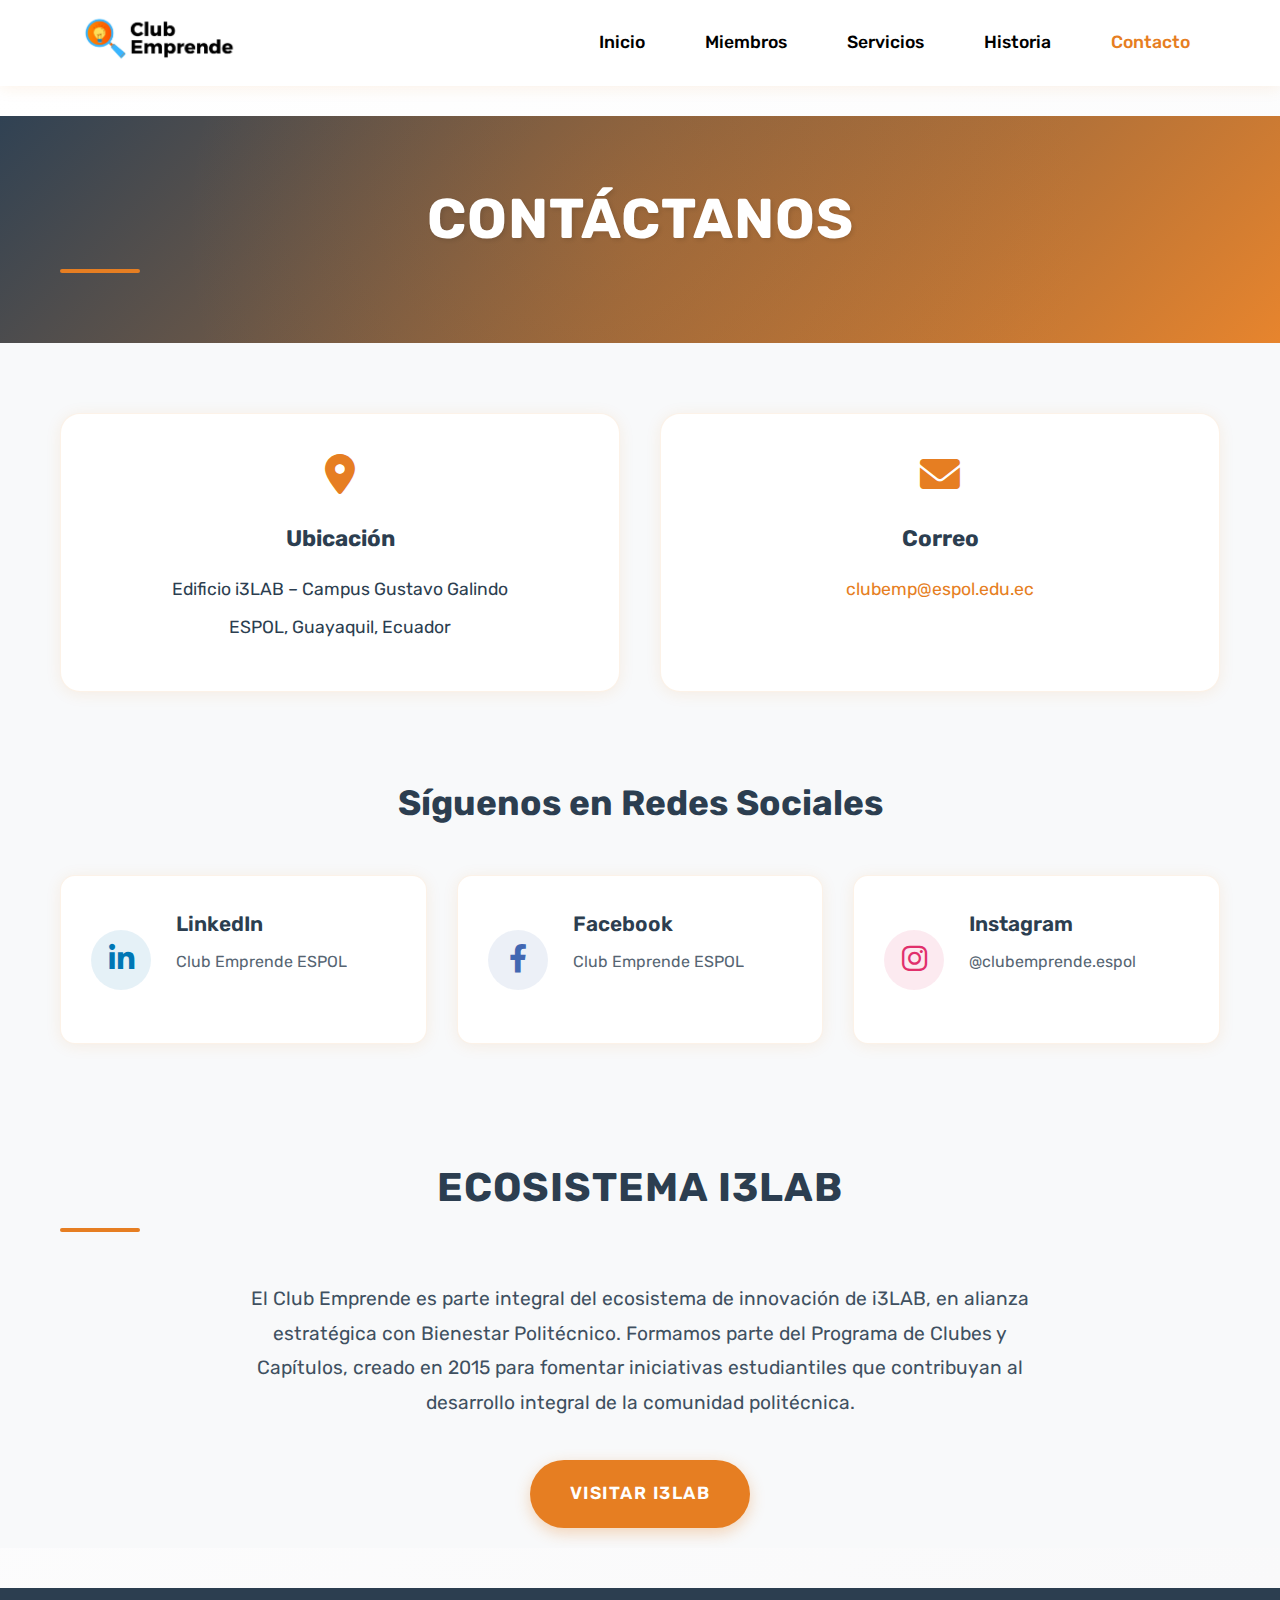
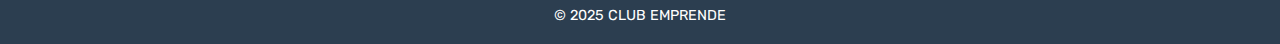
<file: contact.html>
<!DOCTYPE html>
<html lang="es">
<head>
    <meta charset="UTF-8">
    <meta name="viewport" content="width=device-width, initial-scale=1.0">
    <title>Contact - CLUB EMPRENDE</title>
    <link rel="stylesheet" href="styles.css">
    <link rel="stylesheet" href="https://cdnjs.cloudflare.com/ajax/libs/font-awesome/6.0.0/css/all.min.css">
</head>
<body>
    <header>
        <div class="container">
            <nav>
                <div class="logo">
                    <a href="index.html">
                        <img src="logo.webp" alt="CLUB EMPRENDE Logo" class="logo-img">
                    </a>
                </div>
                <ul class="nav-links">
                    <li><a href="index.html">Inicio</a></li>
                    <li><a href="members.html">Miembros</a></li>
                    <li><a href="services.html">Servicios</a></li>
                    <li><a href="history.html">Historia</a></li>
                    <li><a href="contact.html" class="active">Contacto</a></li>
                </ul>
            </nav>
        </div>
    </header>    <main class="contact-page">
        <!-- Contact Hero Section -->        <section class="contact-hero">
            <div class="container">
                <h1 class="section-title">Contáctanos</h1>
            </div>
        </section>

        <!-- Contact Information Section -->
        <section class="main-section">
            <div class="container">                <div class="contact-grid">
                    <div class="contact-card">
                        <i class="fas fa-map-marker-alt contact-icon"></i>
                        <h3>Ubicación</h3>
                        <p>Edificio i3LAB – Campus Gustavo Galindo</p>
                        <p>ESPOL, Guayaquil, Ecuador</p>
                    </div>

                    <div class="contact-card">
                        <i class="fas fa-envelope contact-icon"></i>
                        <h3>Correo</h3>
                        <p><a href="mailto:clubemp@espol.edu.ec" class="email-link">clubemp@espol.edu.ec</a></p>
                    </div>
                </div>

                <!-- Social Media Section -->
                <div class="social-media-section">
                    <h2>Síguenos en Redes Sociales</h2>
                    <div class="social-grid">
                        <a href="https://www.linkedin.com/company/club-emprende-espol/" target="_blank" class="social-card linkedin">
                            <div class="social-icon-wrapper">
                                <i class="fab fa-linkedin-in"></i>
                            </div>
                            <div class="social-content">
                                <h3>LinkedIn</h3>
                                <p>Club Emprende ESPOL</p>
                                <span class="social-cta">Síguenos <i class="fas fa-arrow-right"></i></span>
                            </div>
                        </a>

                        <a href="https://www.facebook.com/profile.php?id=61565424513597" target="_blank" class="social-card facebook">
                            <div class="social-icon-wrapper">
                                <i class="fab fa-facebook-f"></i>
                            </div>
                            <div class="social-content">
                                <h3>Facebook</h3>
                                <p>Club Emprende ESPOL</p>
                                <span class="social-cta">Síguenos <i class="fas fa-arrow-right"></i></span>
                            </div>
                        </a>

                        <a href="https://www.instagram.com/clubemprende.espol" target="_blank" class="social-card instagram">
                            <div class="social-icon-wrapper">
                                <i class="fab fa-instagram"></i>
                            </div>
                            <div class="social-content">
                                <h3>Instagram</h3>
                                <p>@clubemprende.espol</p>
                                <span class="social-cta">Síguenos <i class="fas fa-arrow-right"></i></span>
                            </div>
                        </a>
                    </div>
                </div>
            </div>
        </section>

        <!-- Ecosystem Section -->
        <section class="ecosystem-section main-section">
            <div class="container">
                <h2 class="section-title">Ecosistema i3LAB</h2>
                <div class="ecosystem-content">
                    <div class="ecosystem-info">
                        <p class="ecosystem-description">El Club Emprende es parte integral del ecosistema de innovación de i3LAB, en alianza estratégica con Bienestar Politécnico. Formamos parte del Programa de Clubes y Capítulos, creado en 2015 para fomentar iniciativas estudiantiles que contribuyan al desarrollo integral de la comunidad politécnica.</p>
                        <a href="http://www.i3lab.org" target="_blank" class="btn btn-primary">Visitar i3LAB</a>
                    </div>
                </div>
            </div>
        </section>
    </main>
    <footer>
        <div class="container">
            <p>© 2025 CLUB EMPRENDE</p>
        </div>
    </footer></body>
</html>
</file>
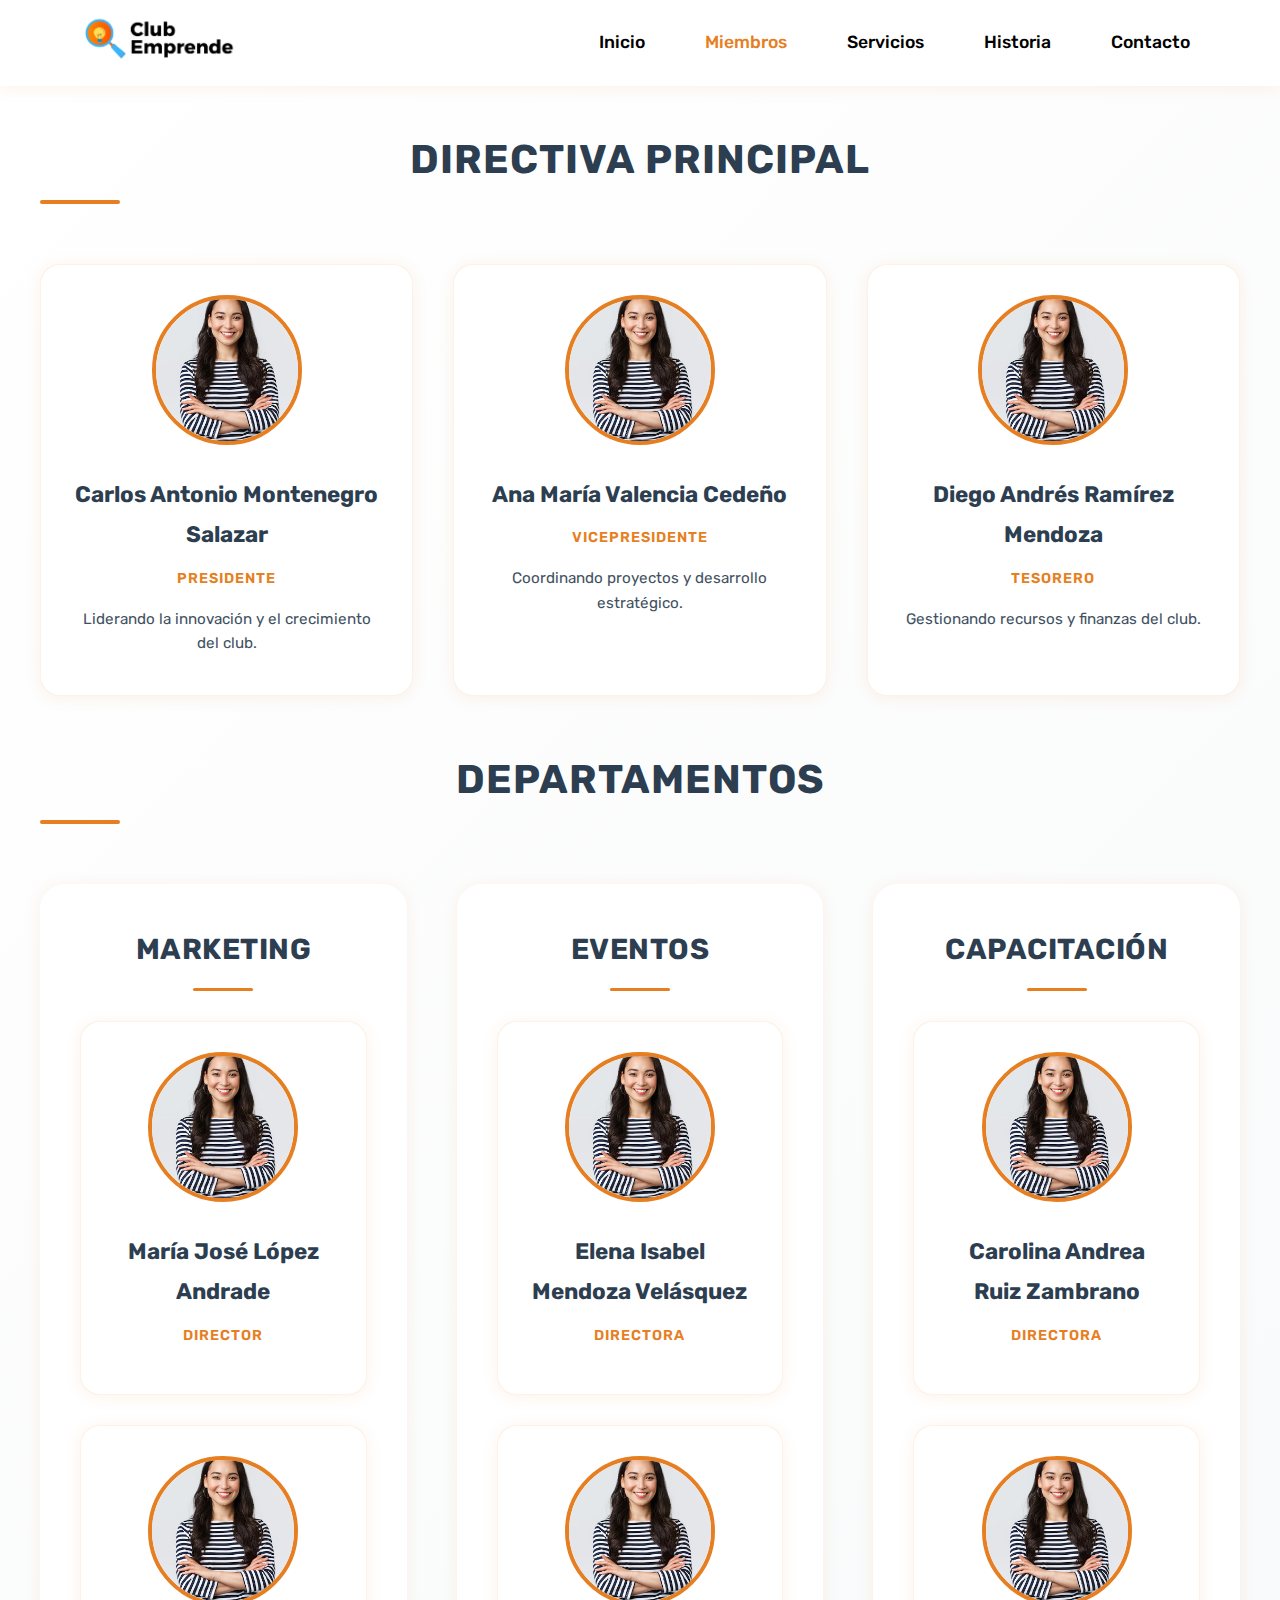
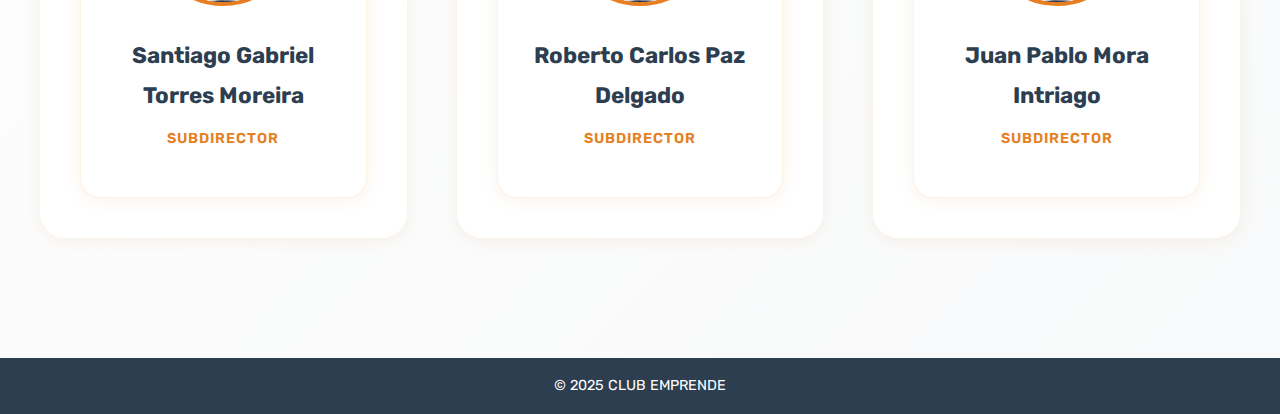
<file: members.html>
<!DOCTYPE html>
<html lang="es">
<head>
    <meta charset="UTF-8">
    <meta name="viewport" content="width=device-width, initial-scale=1.0">
    <title>Miembros - CLUB EMPRENDE</title>
    <link rel="stylesheet" href="styles.css">
    <link rel="stylesheet" href="https://cdnjs.cloudflare.com/ajax/libs/font-awesome/6.0.0/css/all.min.css">
</head>
<body>
    <header>
        <div class="container">
            <nav>
                <div class="logo">
                    <a href="index.html">
                        <img src="logo.webp" alt="CLUB EMPRENDE Logo" class="logo-img">
                    </a>
                </div>
                <ul class="nav-links">
                    <li><a href="index.html">Inicio</a></li>
                    <li><a href="members.html" class="active">Miembros</a></li>
                    <li><a href="services.html">Servicios</a></li>
                    <li><a href="history.html">Historia</a></li>
                    <li><a href="contact.html">Contacto</a></li>
                </ul>
            </nav>
        </div>
    </header>
    <main class="members-page">
        <div class="container">
            <h1 class="section-title">Directiva Principal</h1>
            
            <div class="leadership-grid">
                <div class="member-card">
                    <div class="member-photo">
                        <img src="person.png" alt="Carlos Antonio Montenegro Salazar">
                    </div>
                    <div class="member-info">
                        <h3>Carlos Antonio Montenegro Salazar</h3>
                        <span class="position">Presidente</span>
                        <p>Liderando la innovación y el crecimiento del club.</p>
                    </div>
                </div>

                <div class="member-card">
                    <div class="member-photo">
                        <img src="person.png" alt="Ana María Valencia Cedeño">
                    </div>
                    <div class="member-info">
                        <h3>Ana María Valencia Cedeño</h3>
                        <span class="position">Vicepresidente</span>
                        <p>Coordinando proyectos y desarrollo estratégico.</p>
                    </div>
                </div>

                <div class="member-card">
                    <div class="member-photo">
                        <img src="person.png" alt="Diego Andrés Ramírez Mendoza">
                    </div>
                    <div class="member-info">
                        <h3>Diego Andrés Ramírez Mendoza</h3>
                        <span class="position">Tesorero</span>
                        <p>Gestionando recursos y finanzas del club.</p>
                    </div>
                </div>
            </div>

            <h2 class="section-title">Departamentos</h2>
            
            <div class="departments-grid">
                <!-- Departamento de Marketing -->
                <div class="department-section">
                    <h3 class="department-title">Marketing</h3>
                    <div class="department-members">
                        <div class="member-card">
                            <div class="member-photo">
                                <img src="person.png" alt="María José López Andrade">
                            </div>
                            <div class="member-info">
                                <h4>María José López Andrade</h4>
                                <span class="position">Director</span>
                            </div>
                        </div>
                        <div class="member-card">
                            <div class="member-photo">
                                <img src="person.png" alt="Santiago Gabriel Torres Moreira">
                            </div>
                            <div class="member-info">
                                <h4>Santiago Gabriel Torres Moreira</h4>
                                <span class="position">Subdirector</span>
                            </div>
                        </div>
                    </div>
                </div>

                <!-- Departamento de Eventos -->
                <div class="department-section">
                    <h3 class="department-title">Eventos</h3>
                    <div class="department-members">
                        <div class="member-card">
                            <div class="member-photo">
                                <img src="person.png" alt="Elena Isabel Mendoza Velásquez">
                            </div>
                            <div class="member-info">
                                <h4>Elena Isabel Mendoza Velásquez</h4>
                                <span class="position">Directora</span>
                            </div>
                        </div>
                        <div class="member-card">
                            <div class="member-photo">
                                <img src="person.png" alt="Roberto Carlos Paz Delgado">
                            </div>
                            <div class="member-info">
                                <h4>Roberto Carlos Paz Delgado</h4>
                                <span class="position">Subdirector</span>
                            </div>
                        </div>
                    </div>
                </div>

                <!-- Departamento de Capacitación -->
                <div class="department-section">
                    <h3 class="department-title">Capacitación</h3>
                    <div class="department-members">
                        <div class="member-card">
                            <div class="member-photo">
                                <img src="person.png" alt="Carolina Andrea Ruiz Zambrano">
                            </div>
                            <div class="member-info">
                                <h4>Carolina Andrea Ruiz Zambrano</h4>
                                <span class="position">Directora</span>
                            </div>
                        </div>
                        <div class="member-card">
                            <div class="member-photo">
                                <img src="person.png" alt="Juan Pablo Mora Intriago">
                            </div>
                            <div class="member-info">
                                <h4>Juan Pablo Mora Intriago</h4>
                                <span class="position">Subdirector</span>
                            </div>
                        </div>
                    </div>
                </div>
            </div>
        </div>
    </main>
    <footer>
        <div class="container">
            <p>© 2025 CLUB EMPRENDE</p>
        </div>
    </footer></body>
</html>
</file>
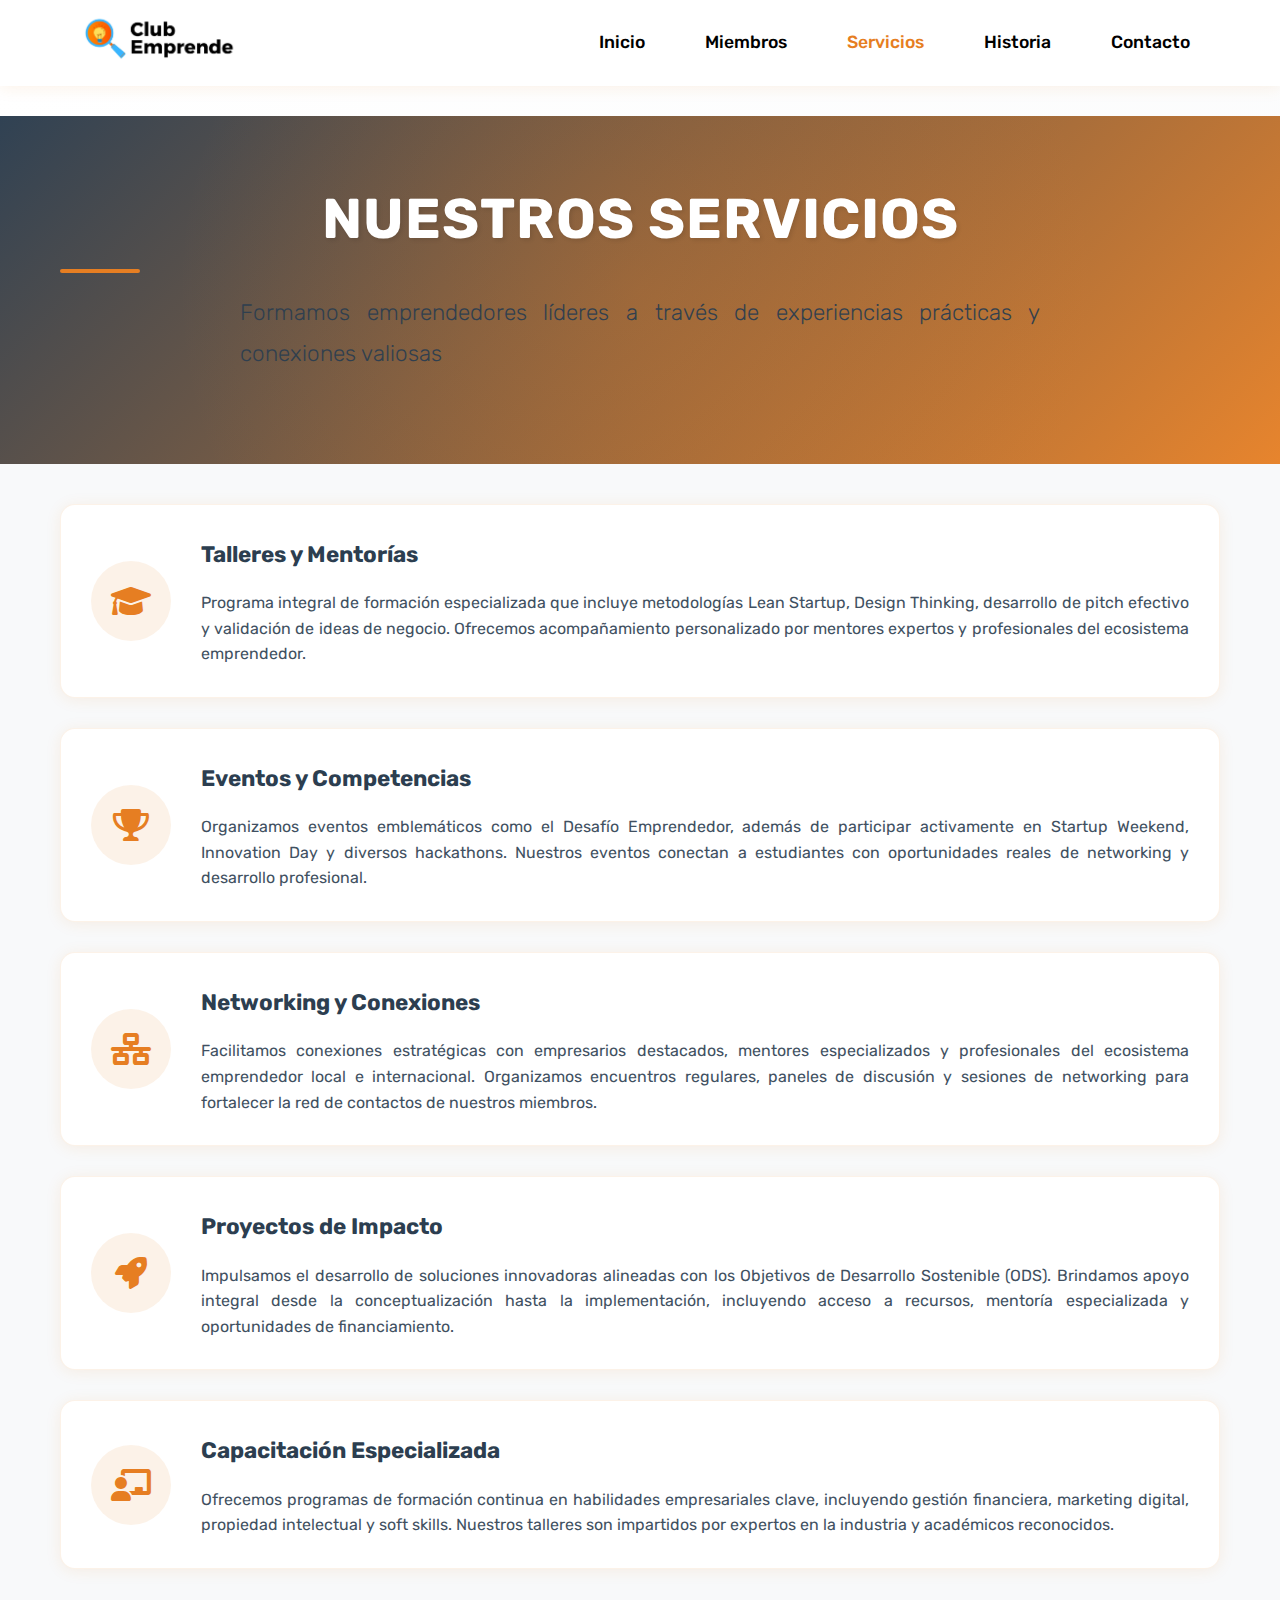
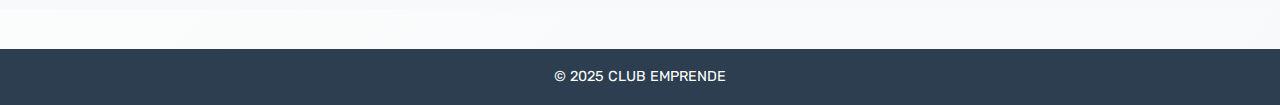
<file: services.html>
<!DOCTYPE html>
<html lang="es">
<head>
    <meta charset="UTF-8">
    <meta name="viewport" content="width=device-width, initial-scale=1.0">
    <title>Services - CLUB EMPRENDE</title>
    <link rel="stylesheet" href="styles.css">
    <link rel="stylesheet" href="https://cdnjs.cloudflare.com/ajax/libs/font-awesome/6.0.0/css/all.min.css">
</head>
<body>
    <header>
        <div class="container">
            <nav>
                <div class="logo">
                    <a href="index.html">
                        <img src="logo.webp" alt="CLUB EMPRENDE Logo" class="logo-img">
                    </a>
                </div>
                <ul class="nav-links">
                    <li><a href="index.html">Inicio</a></li>
                    <li><a href="members.html">Miembros</a></li>
                    <li><a href="services.html" class="active">Servicios</a></li>
                    <li><a href="history.html">Historia</a></li>
                    <li><a href="contact.html">Contacto</a></li>
                </ul>
            </nav>
        </div>
    </header>    <main class="services-page">
        <!-- Hero Section -->
        <section class="services-hero">
            <div class="container">
                <h1 class="section-title">Nuestros Servicios</h1>
                <p class="section-description">Formamos emprendedores líderes a través de experiencias prácticas y conexiones valiosas</p>
            </div>
        </section>

        <!-- Servicios Principales -->
        <section class="main-section">
            <div class="container">
                <div class="services-grid">
                    <div class="service-card">
                        <div class="service-icon-wrapper">
                            <i class="fas fa-graduation-cap service-icon"></i>
                        </div>
                        <div class="service-content">
                            <h3>Talleres y Mentorías</h3>
                            <p>Programa integral de formación especializada que incluye metodologías Lean Startup, Design Thinking, desarrollo de pitch efectivo y validación de ideas de negocio. Ofrecemos acompañamiento personalizado por mentores expertos y profesionales del ecosistema emprendedor.</p>
                        </div>
                    </div>
                    
                    <div class="service-card">
                        <div class="service-icon-wrapper">
                            <i class="fas fa-trophy service-icon"></i>
                        </div>
                        <div class="service-content">
                            <h3>Eventos y Competencias</h3>
                            <p>Organizamos eventos emblemáticos como el Desafío Emprendedor, además de participar activamente en Startup Weekend, Innovation Day y diversos hackathons. Nuestros eventos conectan a estudiantes con oportunidades reales de networking y desarrollo profesional.</p>
                        </div>
                    </div>

                    <div class="service-card">
                        <div class="service-icon-wrapper">
                            <i class="fas fa-network-wired service-icon"></i>
                        </div>
                        <div class="service-content">
                            <h3>Networking y Conexiones</h3>
                            <p>Facilitamos conexiones estratégicas con empresarios destacados, mentores especializados y profesionales del ecosistema emprendedor local e internacional. Organizamos encuentros regulares, paneles de discusión y sesiones de networking para fortalecer la red de contactos de nuestros miembros.</p>
                        </div>
                    </div>

                    <div class="service-card">
                        <div class="service-icon-wrapper">
                            <i class="fas fa-rocket service-icon"></i>
                        </div>
                        <div class="service-content">
                            <h3>Proyectos de Impacto</h3>
                            <p>Impulsamos el desarrollo de soluciones innovadoras alineadas con los Objetivos de Desarrollo Sostenible (ODS). Brindamos apoyo integral desde la conceptualización hasta la implementación, incluyendo acceso a recursos, mentoría especializada y oportunidades de financiamiento.</p>
                        </div>
                    </div>

                    <div class="service-card">
                        <div class="service-icon-wrapper">
                            <i class="fas fa-chalkboard-teacher service-icon"></i>
                        </div>
                        <div class="service-content">
                            <h3>Capacitación Especializada</h3>
                            <p>Ofrecemos programas de formación continua en habilidades empresariales clave, incluyendo gestión financiera, marketing digital, propiedad intelectual y soft skills. Nuestros talleres son impartidos por expertos en la industria y académicos reconocidos.</p>
                        </div>
                    </div>
                </div>
            </div>
        </section>
    </main>
    <footer>
        <div class="container">
            <p>© 2025 CLUB EMPRENDE</p>
        </div>
    </footer>
</body>
</html>
</file>
<file: styles.css>
@import url('https://fonts.googleapis.com/css2?family=Rubik:ital,wght@0,300..900;1,300..900&family=Sansation:ital,wght@0,300;0,400;0,700;1,300;1,400;1,700&display=swap');

:root {
    --primary-color: #2c3e50;
    --accent-color: #e67e22;  /* Naranja principal */
    --background-color: #ffffff;
    --text-color: #2c3e50;
    --secondary-color: #fff3e0;  /* Naranja muy claro para fondos */
    --hover-color: #d35400;  /* Naranja más oscuro para hover */
    --shadow: 0 2px 15px rgba(230, 126, 34, 0.1);
    --transition: all 0.3s ease;
}

/* Reset y estilos generales */
* {
    margin: 0;
    padding: 0;
    box-sizing: border-box;
    font-family: 'Rubik', sans-serif;
}

/* Consolidación de estilos generales */
body {
    font-family: "Rubik", sans-serif;
    margin: 0;
    padding: 0;
    background-color: var(--background-color);
    color: var(--text-color);
    line-height: 1.8;
    padding-top: 76px; /* Ajustado para el nuevo tamaño del header */
    font-size: 16px;
    -webkit-font-smoothing: antialiased;
    -moz-osx-font-smoothing: grayscale;
}

a {
    text-decoration: none;
    color: var(--primary-color);
    transition: var(--transition);
}

.container {
    max-width: 1200px;
    margin: 0 auto;
    padding: 0 20px;
}

.btn {
    display: inline-block;
    padding: 12px 24px;
    background-color: var(--accent-color);
    color: white;
    border-radius: 6px;
    font-weight: 500;
    transition: var(--transition);
    border: none;
    cursor: pointer;
}

.btn:hover {
    background-color: var(--hover-color);
    transform: translateY(-2px);
}

/* Consolidación de estilos para headers */
header {
    background-color: var(--background-color);
    box-shadow: var(--shadow);
    position: fixed;
    width: 100%;
    top: 0;
    z-index: 1000;
    padding: 8px 0; /* Reducido de 15px a 8px */
}

header .container {
    display: flex;
    justify-content: space-between;
    align-items: center;
}

nav {
    background-color: white;
    display: flex;
    justify-content: space-between;
    align-items: center;
    padding: 0 20px; /* Eliminado el padding vertical */
    width: 100%;
}

.logo a {
    display: inline-block;
    text-decoration: none;
}

.logo a:hover {
    opacity: 0.9;
}

.logo-img {
    height: 60px;
    transition: var(--transition);
}

.logo-img:hover {
    opacity: 0.9;
}

.nav-links {
    display: flex;
    gap: 30px;
    list-style: none;
}

.nav-links a {
    color: var(--text-color);
    font-weight: 500;
    position: relative;
    padding-bottom: 5px;
}

.nav-links a::after {
    content: '';
    position: absolute;
    width: 0;
    height: 2px;
    bottom: 0;
    left: 0;
    background-color: var(--accent-color);
    transition: var(--transition);
}

.nav-links a:hover::after {
    width: 100%;
}

.nav-links a.active {
    color: var(--accent-color);
}

/* Hero section */
.hero {
    min-height: 90vh;
    display: flex;
    align-items: center;
    background: linear-gradient(135deg, 
        rgba(44, 62, 80, 0.95),
        rgba(230, 126, 34, 0.85),
        rgba(230, 126, 34, 0.75));
    background-size: 300% 300%;
    animation: gradientShift 15s ease infinite;
    color: white;
    position: relative;
    overflow: hidden;
}

@keyframes gradientShift {
    0% { background-position: 0% 50%; }
    50% { background-position: 100% 50%; }
    100% { background-position: 0% 50%; }
}

.hero::before {
    content: '';
    position: absolute;
    top: 0;
    left: 0;
    width: 100%;
    height: 100%;
    background: url('image.png') center/cover;
    z-index: -1;
    animation: zoomEffect 20s ease infinite;
}

@keyframes zoomEffect {
    0%, 100% { transform: scale(1); }
    50% { transform: scale(1.1); }
}

.hero-content {
    max-width: 900px;
    margin: 0 auto;
    text-align: center;
    padding: 0 20px;
    animation: fadeInUp 1s ease;
}

@keyframes fadeInUp {
    from {
        opacity: 0;
        transform: translateY(30px);
    }
    to {
        opacity: 1;
        transform: translateY(0);
    }
}

.hero h1 {
    font-size: 4.5em;
    margin-bottom: 25px;
    font-weight: 800;
    text-shadow: 2px 2px 4px rgba(0,0,0,0.3);
    letter-spacing: -1px;
    line-height: 1.2;
}

.hero p {
    font-size: 1.4em;
    margin-bottom: 35px;
    line-height: 1.6;
    font-weight: 300;
    text-shadow: 1px 1px 2px rgba(0,0,0,0.2);
    max-width: 700px;
    margin-left: auto;
    margin-right: auto;
}

.hero-buttons {
    display: flex;
    gap: 20px;
    justify-content: center;
}

.btn {
    padding: 18px 40px;
    font-size: 1.1em;
    border-radius: 50px;
    text-transform: uppercase;
    letter-spacing: 1.5px;
    transition: all 0.4s ease;
    font-weight: 600;
    position: relative;
    overflow: hidden;
    z-index: 1;
}

.btn::before {
    content: '';
    position: absolute;
    top: 0;
    left: 0;
    width: 100%;
    height: 100%;
    background: rgba(255, 255, 255, 0.1);
    transform: translateX(-100%) rotate(45deg);
    transition: transform 0.6s ease;
    z-index: -1;
}

.btn:hover::before {
    transform: translateX(100%) rotate(45deg);
}

.btn:hover {
    transform: translateY(-5px);
    box-shadow: 0 10px 20px rgba(230, 126, 34, 0.2);
}

.btn-primary {
    background: var(--accent-color);
    color: white;
    box-shadow: 0 5px 15px rgba(230, 126, 34, 0.3);
}

.btn-secondary {
    background: transparent;
    border: 2px solid white;
    color: white;
}

.btn-secondary:hover {
    background: rgba(255, 255, 255, 0.1);
    box-shadow: 0 10px 20px rgba(255, 255, 255, 0.1);
}

/* Secciones principales */
.main-section {
    padding: 10px 0;
    position: relative;
    overflow: hidden;
}

.main-section:nth-child(even) {
    background-color: #f8f9fa;
}

.main-section:nth-child(even)::before {
    content: '';
    position: absolute;
    top: -100px;
    left: 0;
    width: 100%;
    height: 100px;
    background: #f8f9fa;
    clip-path: polygon(0 0, 100% 100%, 100% 100%, 0 100%);
}

.main-section:nth-child(even)::after {
    content: '';
    position: absolute;
    bottom: -100px;
    left: 0;
    width: 100%;
    height: 100px;
    background: #f8f9fa;
    clip-path: polygon(0 0, 100% 0, 100% 100%, 0 0);
}

.section-wrapper {
    display: flex;
    align-items: center;
    gap: 80px;
    max-width: 1200px;
    margin: 0 auto;
    padding: 0 20px;
    position: relative;
}

.section-content {
    flex: 1;
}

.section-image {
    flex: 1;
    min-height: 500px;
    background-color: #f8f9fa;
    border-radius: 30px;
    position: relative;
    overflow: hidden;
    box-shadow: var(--shadow);
    transition: transform 0.4s ease, box-shadow 0.4s ease;
}

.section-image:hover {
    transform: translateY(-5px);
    box-shadow: 0 20px 40px rgba(230, 126, 34, 0.15);
}

.section-image::after {
    content: '📸';
    position: absolute;
    top: 50%;
    left: 50%;
    transform: translate(-50%, -50%);
    font-size: 3em;
    opacity: 0.2;
    transition: opacity 0.4s ease;
}

.section-image:hover::after {
    opacity: 0.3;
}

.section-title {
    font-size: 3em;
    color: var(--primary-color);
    margin-bottom: 35px;
    font-weight: 800;
    letter-spacing: -0.5px;
    line-height: 1.2;
    position: relative;
    padding-bottom: 20px;
}

.section-title::after {
    content: '';
    position: absolute;
    bottom: 0;
    left: 0;
    width: 80px;
    height: 4px;
    background: var(--accent-color);
    border-radius: 2px;
}

.section-description {
    font-size: 1.2em;
    line-height: 1.8;
    color: var(--text-color);
    margin-bottom: 35px;
    opacity: 0.9;
    font-weight: 300;
    text-align: justify;
}

.feature-grid {
    display: grid;
    grid-template-columns: repeat(3, 1fr);
    gap: 40px;
    margin-top: 60px;
}

.feature-item {
    text-align: center;
    padding: 40px 30px;
    background: white;
    border-radius: 20px;
    box-shadow: var(--shadow);
    transition: all 0.4s ease;
    position: relative;
    overflow: hidden;
    border: 1px solid rgba(230, 126, 34, 0.1);
}

.feature-item::before {
    content: '';
    position: absolute;
    top: 0;
    left: 0;
    width: 100%;
    height: 4px;
    background: var(--accent-color);
    transform: scaleX(0);
    transition: transform 0.4s ease;
}

.feature-item:hover {
    transform: translateY(-10px);
    box-shadow: 0 15px 30px rgba(230, 126, 34, 0.15);
}

.feature-item:hover::before {
    transform: scaleX(1);
}

.feature-icon {
    font-size: 3em;
    color: var(--accent-color);
    margin-bottom: 25px;
    transition: transform 0.4s ease;
}

.feature-item:hover .feature-icon {
    transform: scale(1.1) rotate(5deg);
}

.feature-title {
    font-size: 1.4em;
    color: var(--primary-color);
    margin-bottom: 15px;
    font-weight: 700;
    letter-spacing: 0.5px;
}

.feature-text {
    color: var(--text-color);
    line-height: 1.6;
    font-size: 1.1em;
    opacity: 0.9;
}

/* Footer */
footer {
    background-color: var(--primary-color);
    color: white;
    text-align: center;
}

footer .container {
    padding: 15px 0;
}

footer p {
    margin: 0;
    font-size: 0.9em;
}

/* Specific styles for index.html */
header.index-header {
    background-color: white;
    box-shadow: 0 2px 10px rgba(0, 0, 0, 0.1);
    position: fixed;
    width: 100%;
    top: 0;
    z-index: 1000;
}

header.index-header .container {
    display: flex;
    justify-content: space-between;
    align-items: center;
    max-width: 1200px;
    margin: 0 auto;
    padding: 0 20px;
}

header.index-header .logo-img {
    height: 50px;
}

header.index-header .nav-links {
    list-style: none;
    display: flex;
    gap: 15px;
}

header.index-header .nav-links a {
    color: #fff;
    text-decoration: none;
}

/* Specific styles for members.html */
header.members-header {
    background-color: white;
    box-shadow: 0 2px 10px rgba(0, 0, 0, 0.1);
    position: fixed;
    width: 100%;
    top: 0;
    z-index: 1000;
}

header.members-header .container {
    display: flex;
    justify-content: space-between;
    align-items: center;
    max-width: 1200px;
    margin: 0 auto;
    padding: 0 20px;
}

header.members-header .logo-img {
    height: 50px;
}

header.members-header .nav-links {
    list-style: none;
    display: flex;
    gap: 15px;
}

header.members-header .nav-links a {
    color: #fff;
    text-decoration: none;
}

/* Specific styles for services.html */
header.services-header {
    background-color: white;
    box-shadow: 0 2px 10px rgba(0, 0, 0, 0.1);
    position: fixed;
    width: 100%;
    top: 0;
    z-index: 1000;
}

header.services-header .container {
    display: flex;
    justify-content: space-between;
    align-items: center;
    max-width: 1200px;
    margin: 0 auto;
    padding: 0 20px;
}

header.services-header .logo-img {
    height: 20px;
}

header.services-header .nav-links {
    list-style: none;
    display: flex;
    gap: 15px;
}

header.services-header .nav-links a {
    color: #fff;
    text-decoration: none;
}

/* Specific styles for contact.html */
header.contact-header {
    background-color: white;
    box-shadow: 0 2px 10px rgba(0, 0, 0, 0.1);
    position: fixed;
    width: 100%;
    top: 0;
    z-index: 1000;
}

header.contact-header .container {
    display: flex;
    justify-content: space-between;
    align-items: center;
    max-width: 1200px;
    margin: 0 auto;
    padding: 0 20px;
}

header.contact-header .logo-img {
    height: 50px;
}

header.contact-header .nav-links {
    list-style: none;
    display: flex;
    gap: 15px;
}

header.contact-header .nav-links a {
    color: #fff;
    text-decoration: none;
}

main h1 {
    font-size: 2rem;
    color: #444;
}

main p {
    line-height: 1.6;
    margin-bottom: 10px;
}

/* Estilos generales para títulos de sección */
.section-title,
h1.page-title,
.about h2,
.mission h2,
.vision h2,
.services h2,
.contact h2 {
    text-align: center;
    font-size: 2.5em;
    font-weight: 700;
    color: var(--primary-color);
    margin-bottom: 50px;
    letter-spacing: 1px;
    text-transform: uppercase;
}

/* Ajuste para títulos secundarios */
.section-subtitle,
.department-title,
h3.title {
    text-align: center;
    font-size: 1.8em;
    font-weight: 700;
    color: var(--primary-color);
    margin-bottom: 30px;
    letter-spacing: 0.5px;
    text-transform: uppercase;
}

/* Estilos de navegación */
nav {
    background-color: white;
    display: flex;
    justify-content: space-between;
    align-items: center;
    padding: 0 20px; /* Eliminado el padding vertical */
    width: 100%;
}

.logo {
    margin-right: auto;
}

.logo-img {
    max-height: 60px;
    width: auto;
}

.nav-links {
    display: flex;
    gap: 40px;
    list-style: none;
    margin: 0;
    padding: 0;
}

.nav-links li a {
    text-decoration: none;
    color: black;
    font-size: 1.1em;
    padding: 5px 10px;
}

/* Estilos para secciones About, Mission, Vision */
.about, .mission, .vision {
    background-color: #f9f9f9;
    border: 1px solid #ddd;
    border-radius: 8px;
    padding: 20px;
    margin: 20px auto;
    max-width: 800px;
    text-align: center;
    box-shadow: 0 4px 6px rgba(0, 0, 0, 0.1);
}

.about h2, .mission h2, .vision h2 {
    color: #333;
    margin-bottom: 10px;
}

.about p, .mission p, .vision p {
    color: #555;
    line-height: 1.6;
}

/* Estilos para la página de contacto */
.contact-page {
    padding: 40px 0;
    background: linear-gradient(135deg, #fff 0%, #f8f9fa 100%);
}

.page-title {
    text-align: center;
    margin-bottom: 40px;
    color: var(--primary-color);
}

.team-grid {
    display: grid;
    grid-template-columns: repeat(auto-fit, minmax(250px, 1fr));
    gap: 30px;
    margin-bottom: 50px;
}

.team-member {
    text-align: center;
    padding: 20px;
    background-color: white;
    border-radius: 10px;
    box-shadow: var(--shadow);
    transition: var(--transition);
}

.team-member:hover {
    transform: translateY(-5px);
}

.member-image {
    width: 150px;
    height: 150px;
    border-radius: 50%;
    margin-bottom: 15px;
    object-fit: cover;
}

.team-member h3 {
    color: var(--primary-color);
    margin-bottom: 5px;
}

.position {
    color: var(--accent-color);
    font-weight: 500;
    margin-bottom: 5px;
}

.email {
    color: var(--text-color);
    font-size: 0.9em;
}

.contact-info {
    text-align: center;
    max-width: 600px;
    margin: 0 auto;
    padding: 30px;
    background-color: white;
    border-radius: 10px;
    box-shadow: var(--shadow);
}

.contact-details {
    margin-top: 20px;
}

.contact-details p {
    margin: 15px 0;
    font-size: 1.1em;
}

/* Estilos para la página de miembros */
.members-page {
    padding-top: 100px;
    background: linear-gradient(135deg, #fff 0%, #f8f9fa 100%);
}

.members-page .container {
    max-width: 1200px;
    margin: 0 auto;
    padding: 0;
}

.section-title {
    text-align: center;
    font-size: 2.5em;
    font-weight: 700;
    color: var(--primary-color);
    margin-top: 20px;  /* Espacio consistente arriba del título */
    margin-bottom: 50px;
    letter-spacing: 1px;
    text-transform: uppercase;
}

.leadership-grid {
    display: grid;
    grid-template-columns: repeat(auto-fit, minmax(300px, 1fr));
    gap: 40px;
    margin: 60px 0;
}

.member-card {
    background: white;
    border-radius: 20px;
    padding: 30px;
    box-shadow: var(--shadow);
    transition: all 0.4s ease;
    position: relative;
    overflow: hidden;
    border: 1px solid rgba(230, 126, 34, 0.1);
    display: flex;
    flex-direction: column;
    align-items: center;
    text-align: center;
}

.member-card::before {
    content: '';
    position: absolute;
    top: 0;
    left: 0;
    width: 100%;
    height: 4px;
    background: var(--accent-color);
    transform: scaleX(0);
    transition: transform 0.4s ease;
}

.member-card:hover {
    transform: translateY(-10px);
    box-shadow: 0 15px 30px rgba(230, 126, 34, 0.15);
}

.member-card:hover::before {
    transform: scaleX(1);
}

.member-photo {
    width: 150px;
    height: 150px;
    border-radius: 50%;
    overflow: hidden;
    margin-bottom: 20px;
    border: 4px solid var(--accent-color);
    transition: all 0.4s ease;
}

.member-card:hover .member-photo {
    transform: scale(1.05);
    border-color: var(--hover-color);
}

.member-photo img {
    width: 100%;
    height: 100%;
    object-fit: cover;
    transition: transform 0.4s ease;
}

.member-info h3, .member-info h4 {
    color: var(--primary-color);
    margin: 10px 0;
    font-size: 1.4em;
    font-weight: 700;
}

.member-info .position {
    color: var(--accent-color);
    font-weight: 600;
    text-transform: uppercase;
    letter-spacing: 1px;
    font-size: 0.9em;
    margin-bottom: 15px;
    display: block;
}

.member-info p {
    color: var(--text-color);
    font-size: 0.95em;
    line-height: 1.6;
    opacity: 0.9;
}

.departments-grid {
    display: grid;
    grid-template-columns: repeat(auto-fit, minmax(300px, 1fr));
    gap: 50px;
    margin: 60px 0;
}

.department-section {
    background: white;
    border-radius: 25px;
    padding: 40px;
    box-shadow: var(--shadow);
    transition: all 0.4s ease;
}

.department-section:hover {
    transform: translateY(-5px);
    box-shadow: 0 20px 40px rgba(230, 126, 34, 0.15);
}

.department-title {
    color: var(--primary-color);
    font-size: 1.8em;
    margin-bottom: 30px;
    text-align: center;
    position: relative;
    padding-bottom: 15px;
}

.department-title::after {
    content: '';
    position: absolute;
    bottom: 0;
    left: 50%;
    transform: translateX(-50%);
    width: 60px;
    height: 3px;
    background: var(--accent-color);
    border-radius: 2px;
}

.department-members {
    display: grid;
    grid-template-columns: repeat(auto-fit, minmax(200px, 1fr));
    gap: 30px;
}

/* Estilos para páginas principales */
.members-page,
.services-page,
contact-page {
    padding-top: 40px;  /* Espacio consistente desde el menú de navegación */
    padding-bottom: 60px;
    background-color: #f8f9fa;
}

/* Estilos para la página de historia */
.history-page {
    padding-top: 40px;
    padding-bottom: 60px;
    background: linear-gradient(135deg, #fff 0%, #f8f9fa 100%);
}

.history-hero {
    background: linear-gradient(135deg, 
        rgba(44, 62, 80, 0.98),
        rgba(230, 126, 34, 0.95));
    padding: 50px 0 50px;
    text-align: center;
    color: white;
    margin-bottom: 60px;
    position: relative;
    overflow: hidden;
}

.history-hero::after {
    content: '';
    position: absolute;
    top: 0;
    left: 0;
    right: 0;
    bottom: 0;
    background: radial-gradient(circle at center, rgba(230, 126, 34, 0.2) 0%, transparent 70%);
    pointer-events: none;
}

.history-hero .section-title {
    color: white;
    font-size: 3.5em;
    margin-bottom: 20px;
    position: relative;
    z-index: 1;
    text-shadow: 2px 2px 4px rgba(0, 0, 0, 0.1);
}

.history-hero .section-description {
    font-size: 1.4em;
    max-width: 800px;
    margin: 0 auto;
    opacity: 0.95;
    position: relative;
    z-index: 1;
}

.history-timeline {
    position: relative;
    padding: 40px 0;
}

.history-timeline::before {
    content: '';
    position: absolute;
    left: 50%;
    transform: translateX(-50%);
    width: 2px;
    height: 100%;
    background: var(--accent-color);
    opacity: 0.2;
}

.history-section {
    margin-bottom: 100px;
    position: relative;
}

.history-section:last-child {
    margin-bottom: 0;
}

.history-content {
    display: flex;
    gap: 60px;
    align-items: center;
    max-width: 1200px;
    margin: 0 auto;
}

.history-content.reverse {
    flex-direction: row-reverse;
}

.history-text {
    flex: 1;
    padding: 40px;
    background: white;
    border-radius: 20px;
    box-shadow: var(--shadow);
    transition: transform 0.4s ease;
    position: relative;
}

.history-text:hover {
    transform: translateY(-5px);
}

.history-image {
    flex: 1;
    position: relative;
}

.history-image-container {
    width: 100%;
    height: 300px;
    border-radius: 20px;
    overflow: hidden;
    box-shadow: var(--shadow);
    transition: all 0.4s ease;
}

.history-image-container:hover {
    transform: translateY(-5px);
    box-shadow: 0 15px 30px rgba(230, 126, 34, 0.15);
}

.history-img {
    width: 100%;
    height: 100%;
    object-fit: cover;
    transition: transform 0.4s ease;
}

.history-image-container:hover .history-img {
    transform: scale(1.05);
}

.image-placeholder {
    background: linear-gradient(135deg, #f8f9fa, #fff);
    border-radius: 20px;
    height: 300px;
    display: flex;
    flex-direction: column;
    align-items: center;
    justify-content: center;
    color: var(--accent-color);
    border: 2px dashed var(--accent-color);
    transition: all 0.4s ease;
}

.image-placeholder:hover {
    transform: translateY(-5px);
    box-shadow: var(--shadow);
}

.image-placeholder i {
    font-size: 3em;
    margin-bottom: 15px;
    opacity: 0.5;
}

.image-placeholder span {
    font-size: 1.1em;
    color: var(--primary-color);
    opacity: 0.7;
}

.history-icon {
    color: var(--accent-color);
    margin-right: 15px;
    font-size: 1.2em;
}

.section-subtitle {
    display: flex;
    align-items: center;
    color: var(--primary-color);
    font-size: 1.8em;
    margin-bottom: 25px;
    font-weight: 700;
}

.history-text p {
    color: var(--text-color);
    line-height: 1.8;
    font-size: 1.1em;
    text-align: justify;
    opacity: 0.9;
}

/* Estilos para la página de servicios */
.services-page {
    padding-top: 40px;
    padding-bottom: 40px;
    background: linear-gradient(135deg, #fff 0%, #f8f9fa 100%);
}

.services-hero {
    background: linear-gradient(135deg, 
        rgba(44, 62, 80, 0.98),
        rgba(230, 126, 34, 0.95));
    padding: 50px 0 50px;
    text-align: center;
    color: white;
    position: relative;
    overflow: hidden;
}

.services-hero::after {
    content: '';
    position: absolute;
    top: 0;
    left: 0;
    right: 0;
    bottom: 0;
    background: radial-gradient(circle at center, rgba(230, 126, 34, 0.2) 0%, transparent 70%);
    pointer-events: none;
}

.services-hero .section-title {
    color: white;
    font-size: 3.5em;
    margin-bottom: 20px;
    position: relative;
    z-index: 1;
    text-shadow: 2px 2px 4px rgba(0, 0, 0, 0.1);
}

.services-hero .section-description {
    font-size: 1.4em;
    max-width: 800px;
    margin: 0 auto 40px;
    opacity: 0.95;
    position: relative;
    z-index: 1;
}

.services-grid {
    display: flex;
    flex-direction: column;
    gap: 30px;
    margin: 30px 0;
}

.service-card {
    background: white;
    border-radius: 15px;
    padding: 30px;
    display: flex;
    align-items: center;
    gap: 30px;
    box-shadow: var(--shadow);
    transition: all 0.4s ease;
    position: relative;
    overflow: hidden;
    border: 1px solid rgba(230, 126, 34, 0.1);
}

.service-card::before {
    content: '';
    position: absolute;
    left: 0;
    top: 0;
    height: 100%;
    width: 4px;
    background: var(--accent-color);
    transform: scaleY(0);
    transition: transform 0.4s ease;
}

.service-card:hover {
    transform: translateX(10px);
    box-shadow: 0 10px 30px rgba(230, 126, 34, 0.15);
}

.service-card:hover::before {
    transform: scaleY(1);
}

.service-icon-wrapper {
    flex-shrink: 0;
    width: 80px;
    height: 80px;
    display: flex;
    align-items: center;
    justify-content: center;
    background: rgba(230, 126, 34, 0.1);
    border-radius: 50%;
    transition: all 0.4s ease;
}

.service-icon {
    font-size: 2em;
    color: var(--accent-color);
    transition: all 0.4s ease;
}

.service-card:hover .service-icon-wrapper {
    background: var(--accent-color);
}

.service-card:hover .service-icon {
    transform: scale(1.1);
    color: white;
}

.service-content {
    flex-grow: 1;
}

.service-card h3 {
    color: var(--primary-color);
    font-size: 1.4em;
    margin-bottom: 15px;
    font-weight: 700;
}

.service-card p {
    color: var(--text-color);
    line-height: 1.6;
    font-size: 1em;
    opacity: 0.9;
    text-align: justify;
    margin: 0;
}

.benefits-section {
    background-color: #f8f9fa;
    position: relative;
}

.benefits-section::before,
.benefits-section::after {
    content: '';
    position: absolute;
    left: 0;
    width: 100%;
    height: 100px;
    background: #f8f9fa;
}

.benefits-section::before {
    top: -50px;
    clip-path: polygon(0 50%, 100% 0, 100% 100%, 0 100%);
}

.benefits-section::after {
    bottom: -50px;
    clip-path: polygon(0 0, 100% 0, 100% 50%, 0 100%);
}

.requirements-section .requirement-card {
    background: linear-gradient(135deg, white, #f8f9fa);
}

/* Contact page styles */
.contact-page {
    background: linear-gradient(135deg, #fff 0%, #f9f9fa 100%);
}

.contact-hero {
    background: linear-gradient(135deg, 
        rgba(44, 62, 80, 0.98),
        rgba(230, 126, 34, 0.95));
    padding: 50px 0 50px;
    text-align: center;
    color: white;
    margin-bottom: 0px;
    position: relative;
    overflow: hidden;
}

.contact-hero::after {
    content: '';
    position: absolute;
    top: 0;
    left: 0;
    right: 0;
    bottom: 0;
    background: radial-gradient(circle at center, rgba(230, 126, 34, 0.2) 0%, transparent 70%);
    pointer-events: none;
}

.contact-hero .section-title {
    color: white;
    font-size: 3.5em;
    margin-bottom: 20px;
    position: relative;
    z-index: 1;
    text-shadow: 2px 2px 4px rgba(0, 0, 0, 0.1);
}

.contact-grid {
    display: grid;
    grid-template-columns: repeat(auto-fit, minmax(250px, 1fr));
    gap: 40px;
    margin: 60px 0;
}

.contact-card {
    background: white;
    border-radius: 20px;
    padding: 40px 30px;
    text-align: center;
    box-shadow: var(--shadow);
    transition: all 0.4s ease;
    position: relative;
    overflow: hidden;
    border: 1px solid rgba(230, 126, 34, 0.1);
}

.contact-card::before {
    content: '';
    position: absolute;
    top: 0;
    left: 0;
    width: 100%;
    height: 4px;
    background: var(--accent-color);
    transform: scaleX(0);
    transition: transform 0.4s ease;
}

.contact-card:hover {
    transform: translateY(-10px);
    box-shadow: 0 15px 30px rgba(230, 126, 34, 0.15);
}

.contact-card:hover::before {
    transform: scaleX(1);
}

.contact-icon {
    font-size: 2.5em;
    color: var(--accent-color);
    margin-bottom: 25px;
    transition: all 0.4s ease;
}

.contact-card:hover .contact-icon {
    transform: scale(1.1) rotate(5deg);
    color: var(--hover-color);
}

.contact-card h3 {
    color: var(--primary-color);
    font-size: 1.4em;
    margin-bottom: 15px;
    font-weight: 700;
}

.contact-card p {
    color: var(--text-color);
    line-height: 1.6;
    font-size: 1.1em;
    margin-bottom: 10px;
}

.ecosystem-section {
    background-color: #f8f9fa;
    position: relative;
    padding: 10px 0;
}

.ecosystem-section::before {
    content: '';
    position: absolute;
    top: -50px;
    left: 0;
    width: 100%;
    height: 100px;
    background: #f8f9fa;
    clip-path: polygon(0 50%, 100% 0, 100% 100%, 0 100%);
}

.ecosystem-content {
    max-width: 800px;
    margin: 0 auto;
    text-align: center;
}

.ecosystem-description {
    font-size: 1.2em;
    line-height: 1.8;
    color: var(--text-color);
    margin-bottom: 40px;
    opacity: 0.9;
}

/* Social Media Styles */
.social-media-section {
    margin: 80px 0;
    text-align: center;
}

.social-media-section h2 {
    font-size: 2.2em;
    color: var(--primary-color);
    margin-bottom: 40px;
    font-weight: 700;
}

.social-grid {
    display: grid;
    grid-template-columns: repeat(auto-fit, minmax(300px, 1fr));
    gap: 30px;
    max-width: 1200px;
    margin: 0 auto;
}

.social-card {
    display: flex;
    align-items: center;
    gap: 25px;
    padding: 30px;
    border-radius: 15px;
    transition: all 0.4s ease;
    text-decoration: none;
    background: white;
    box-shadow: var(--shadow);
    border: 1px solid rgba(230, 126, 34, 0.1);
}

.social-card:hover {
    transform: translateY(-5px);
    box-shadow: 0 15px 30px rgba(230, 126, 34, 0.15);
}

.social-icon-wrapper {
    width: 60px;
    height: 60px;
    border-radius: 50%;
    display: flex;
    align-items: center;
    justify-content: center;
    font-size: 1.8em;
    transition: all 0.4s ease;
    flex-shrink: 0;
}

.social-content {
    text-align: left;
    flex-grow: 1;
}

.social-content h3 {
    color: var(--primary-color);
    font-size: 1.3em;
    margin-bottom: 5px;
    font-weight: 600;
}

.social-content p {
    color: var(--text-color);
    margin-bottom: 10px;
    opacity: 0.8;
}

.social-cta {
    display: inline-flex;
    align-items: center;
    gap: 10px;
    font-weight: 500;
    font-size: 0.9em;
    opacity: 0;
    transform: translateX(-10px);
    transition: all 0.4s ease;
}

.social-card:hover .social-cta {
    opacity: 1;
    transform: translateX(0);
}

/* LinkedIn Styles */
.social-card.linkedin .social-icon-wrapper {
    background: rgba(0, 119, 181, 0.1);
    color: #0077b5;
}

.social-card.linkedin:hover .social-icon-wrapper {
    background: #0077b5;
    color: white;
}

.social-card.linkedin:hover .social-cta {
    color: #0077b5;
}

/* Facebook Styles */
.social-card.facebook .social-icon-wrapper {
    background: rgba(66, 103, 178, 0.1);
    color: #4267B2;
}

.social-card.facebook:hover .social-icon-wrapper {
    background: #4267B2;
    color: white;
}

.social-card.facebook:hover .social-cta {
    color: #4267B2;
}

/* Instagram Styles */
.social-card.instagram .social-icon-wrapper {
    background: rgba(225, 48, 108, 0.1);
    color: #E1306C;
}

.social-card.instagram:hover .social-icon-wrapper {
    background: #E1306C;
    color: white;
}

.social-card.instagram:hover .social-cta {
    color: #E1306C;
}

/* Responsive adjustments */
@media (max-width: 768px) {
    .leadership-grid,
    .departments-grid {
        grid-template-columns: 1fr;
    }

    .member-card {
        padding: 20px;
    }

    .section-title {
        font-size: 2em;
    }

    .hero h1 {
        font-size: 2.5em;
    }
}

/* Estilos para el botón de tema */
.theme-toggle {
    position: fixed;
    bottom: 30px;
    right: 30px;
    width: 50px;
    height: 50px;
    border-radius: 50%;
    background-color: var(--accent-color);
    border: none;
    color: white;
    cursor: pointer;
    display: flex;
    align-items: center;
    justify-content: center;
    font-size: 1.5rem;
    box-shadow: var(--shadow);
    z-index: 1000;
    transition: var(--transition);
}

.theme-toggle:hover {
    transform: scale(1.1);
    background-color: var(--hover-color);
}

.email-link {
    color: var(--accent-color);
    text-decoration: none;
    transition: color 0.3s ease;
    position: relative;
}

.email-link::after {
    content: '';
    position: absolute;
    bottom: -2px;
    left: 0;
    width: 100%;
    height: 1px;
    background: var(--accent-color);
    transform: scaleX(0);
    transition: transform 0.3s ease;
}

.email-link:hover {
    color: var(--hover-color);
}

.email-link:hover::after {
    transform: scaleX(1);
}

/* Image Viewer Styles */
.image-viewer {
    display: none;
    position: fixed;
    top: 0;
    left: 0;
    width: 100%;
    height: 100%;
    background-color: rgba(0, 0, 0, 0.9);
    z-index: 2000;
    opacity: 0;
    transition: opacity 0.3s ease;
}

.image-viewer.active {
    display: flex;
    opacity: 1;
}

.viewer-content {
    position: relative;
    max-width: 90%;
    max-height: 90vh;
    margin: auto;
    display: flex;
    justify-content: center;
    align-items: center;
}

.viewer-content img {
    max-width: 100%;
    max-height: 90vh;
    object-fit: contain;
    border-radius: 8px;
    box-shadow: 0 0 30px rgba(0, 0, 0, 0.5);
    transform: scale(0.95);
    transition: transform 0.3s ease;
}

.image-viewer.active .viewer-content img {
    transform: scale(1);
}

.close-viewer {
    position: absolute;
    top: -40px;
    right: -40px;
    background: none;
    border: none;
    color: white;
    font-size: 2.5em;
    cursor: pointer;
    padding: 10px;
    transition: all 0.3s ease;
}

.close-viewer:hover {
    color: var(--accent-color);
    transform: rotate(90deg);
}

/* Make images clickable */
.history-img {
    cursor: pointer;
}
</file>
